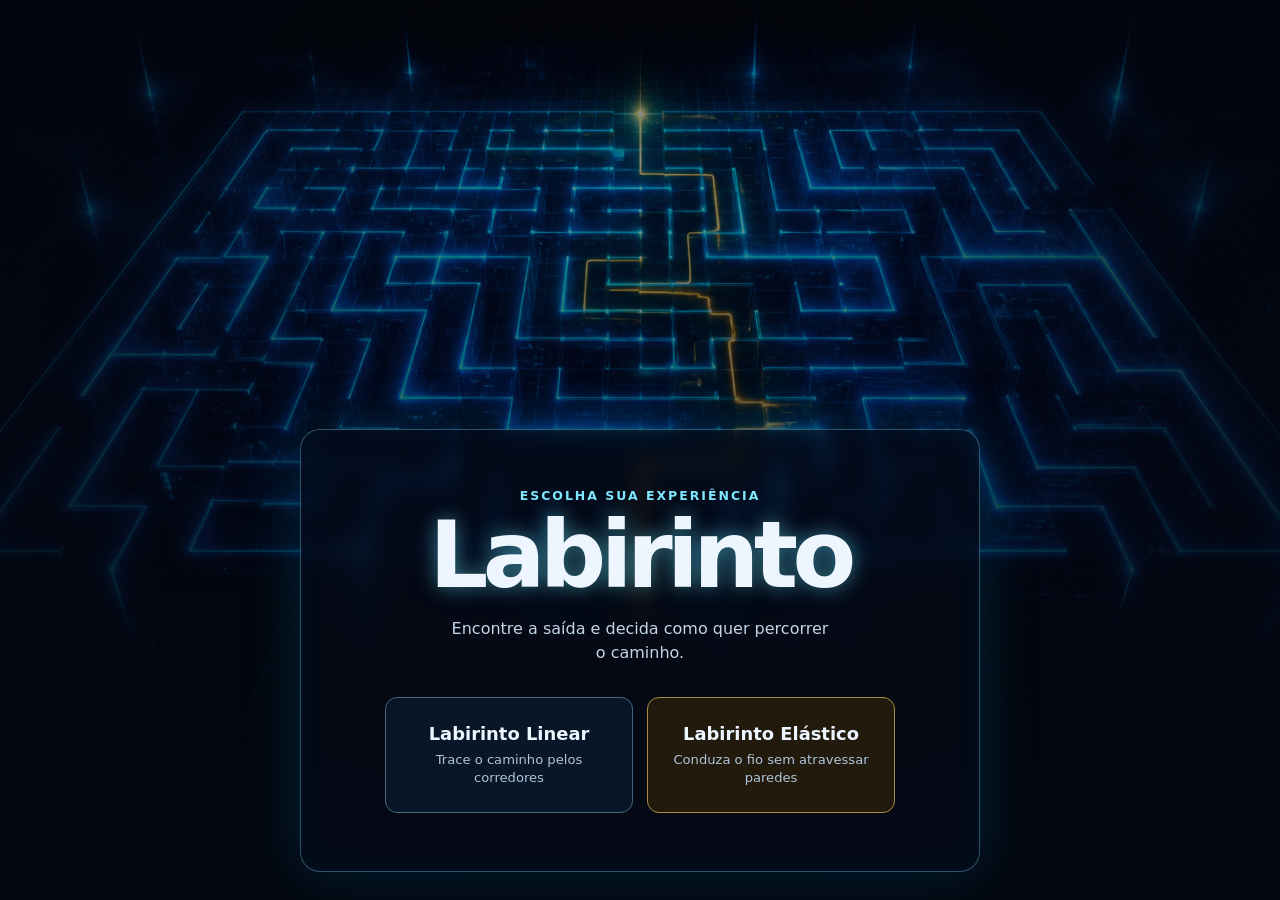
<file: index.html>
<!doctype html>
<html lang="pt-BR">
<head>
	<meta charset="UTF-8" />
	<meta name="viewport" content="width=device-width, initial-scale=1.0" />
	<title>Labirinto</title>
	<link rel="stylesheet" href="./landing.css" />
</head>
<body>
	<main class="landing">
		<div class="hero-image" aria-hidden="true"></div>
		<div class="hero-content">
			<p class="eyebrow">Escolha sua experiência</p>
			<h1>Labirinto</h1>
			<p class="intro">Encontre a saída e decida como quer percorrer o caminho.</p>
			<nav class="versions" aria-label="Escolha de versão">
				<a class="version-card linear" href="./v1/index.html">
					<strong>Labirinto Linear</strong>
					<span>Trace o caminho pelos corredores</span>
				</a>
				<a class="version-card elastic" href="./v2/index.html">
					<strong>Labirinto Elástico</strong>
					<span>Conduza o fio sem atravessar paredes</span>
				</a>
			</nav>
		</div>
	</main>
</body>
</html>
</file>
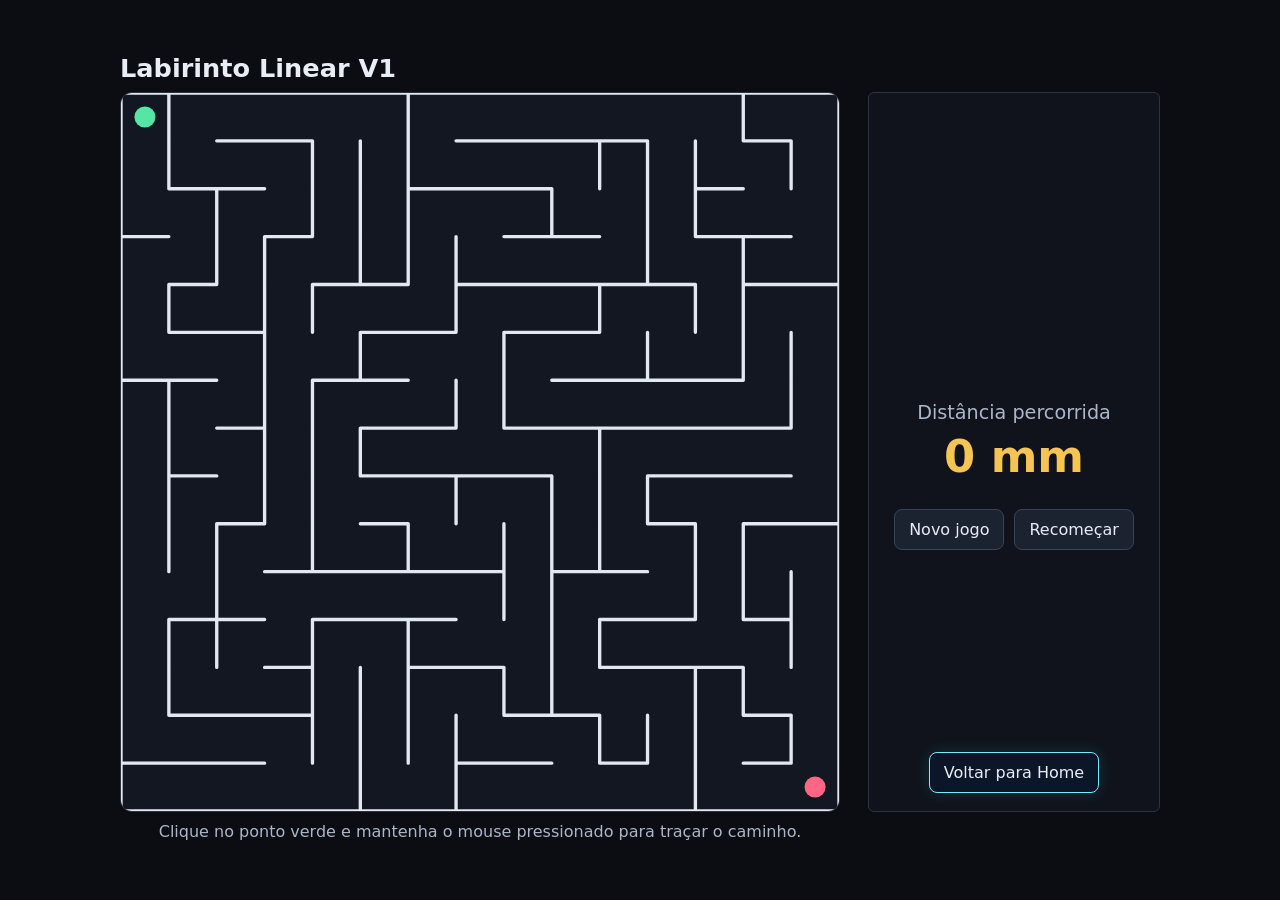
<file: v1/index.html>
<!doctype html>
<html lang="pt-BR">
<head>
	<meta charset="UTF-8" />
	<meta name="viewport" content="width=device-width, initial-scale=1.0" />
	<title>Labirinto Linear - V1</title>
	<link rel="stylesheet" href="./style.css" />
</head>
	<body>
	<main class="game">
		<h1 class="title">Labirinto Linear V1</h1>
		<div class="play-area">
			<canvas id="maze" aria-label="Labirinto interativo"></canvas>
			<aside class="sidebar" aria-label="Informações e controles">
				<div class="distance">
					<span>Distância percorrida</span>
					<output id="distance-value">0 mm</output>
				</div>
				<div class="controls">
					<button id="new-maze" type="button">Novo jogo</button>
					<button id="restart" type="button">Recomeçar</button>
				</div>
				<div class="bottom-links">
					<a class="home-link" href="../index.html">Voltar para Home</a>
				</div>
			</aside>
		</div>
		<p id="message" class="message" aria-live="polite">Clique no ponto verde e mantenha o mouse pressionado para traçar o caminho.</p>
	</main>
	<script src="./script.js"></script>
</body>
</html>
</file>
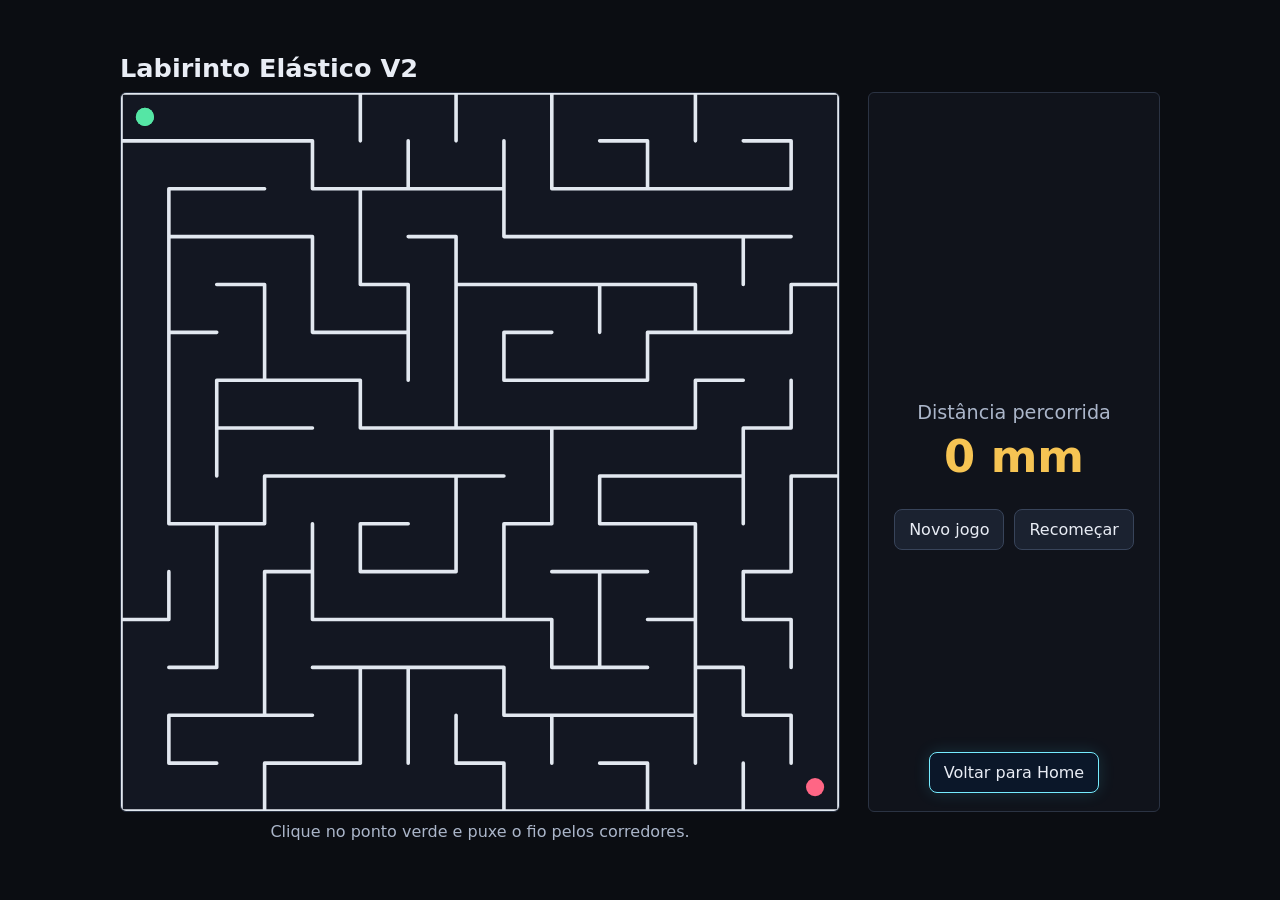
<file: v2/index.html>
<!doctype html>
<html lang="pt-BR">
<head>
	<meta charset="UTF-8" />
	<meta name="viewport" content="width=device-width, initial-scale=1.0" />
	<title>Labirinto V2 - Linha Elástica</title>
	<link rel="stylesheet" href="./style.css" />
</head>
	<body>
	<main class="game">
		<h1 class="title">Labirinto Elástico V2</h1>
		<div class="play-area">
			<canvas id="maze" aria-label="Labirinto de linha elástica"></canvas>
			<aside class="sidebar" aria-label="Informações e controles">
				<div class="distance">
					<span>Distância percorrida</span>
					<output id="distance-value">0 mm</output>
				</div>
				<div class="controls">
					<button id="new-maze" type="button">Novo jogo</button>
					<button id="restart" type="button">Recomeçar</button>
				</div>
				<div class="bottom-links">
					<a class="home-link" href="../index.html">Voltar para Home</a>
				</div>
			</aside>
		</div>
		<p id="message" class="message" aria-live="polite">Clique no ponto verde e arraste. A linha não atravessa paredes.</p>
	</main>
	<script src="./script.js"></script>
</body>
</html>
</file>
<file: landing.css>
:root {
	color-scheme: dark;
	font-family: Inter, ui-sans-serif, system-ui, sans-serif;
	background: #05070d;
	color: #edf6ff;
}

* {
	box-sizing: border-box;
}

body {
	margin: 0;
	min-height: 100vh;
}

.landing {
	position: relative;
	min-height: 100vh;
	display: grid;
	place-items: end center;
	overflow: hidden;
	padding: 28px;
	isolation: isolate;
}

.hero-image {
	position: absolute;
	inset: 0;
	z-index: -2;
	background: url('./assets/futuristic-maze-hero.png') center / cover no-repeat;
	filter: saturate(1.15) contrast(1.08);
}

.landing::before {
	content: '';
	position: absolute;
	inset: 0;
	z-index: -1;
	background:
		linear-gradient(180deg, rgb(3 7 16 / .35), rgb(3 7 16 / .88)),
		radial-gradient(circle at 50% 42%, transparent 0 24%, rgb(3 7 16 / .7) 74%);
}

.hero-content {
	width: min(100%, 680px);
	display: grid;
	justify-items: center;
	text-align: center;
	padding: clamp(28px, 6vw, 58px);
	border: 1px solid rgb(123 216 255 / .35);
	border-radius: 20px;
	background: rgb(5 11 25 / .66);
	box-shadow: 0 0 60px rgb(0 190 255 / .16), inset 0 0 32px rgb(0 190 255 / .05);
	backdrop-filter: blur(9px);
}

.eyebrow {
	margin: 0 0 8px;
	color: #7fe8ff;
	font-size: .78rem;
	font-weight: 700;
	letter-spacing: .16em;
	text-transform: uppercase;
}

h1 {
	margin: 0;
	font-size: clamp(2.8rem, 9vw, 5.8rem);
	line-height: .95;
	letter-spacing: -.06em;
	text-shadow: 0 0 20px rgb(106 235 255 / .5);
}

.intro {
	max-width: 38ch;
	margin: 18px 0 32px;
	color: #c3d5e8;
	line-height: 1.5;
}

.versions {
	width: min(100%, 510px);
	display: grid;
	grid-template-columns: repeat(2, minmax(0, 1fr));
	gap: 14px;
}

.version-card {
	display: grid;
	gap: 7px;
	min-height: 116px;
	align-content: center;
	padding: 18px;
	border: 1px solid #42687f;
	border-radius: 12px;
	background: rgb(10 24 43 / .88);
	color: inherit;
	text-decoration: none;
	transition: transform .18s ease, border-color .18s ease, box-shadow .18s ease;
}

.version-card:hover,
.version-card:focus-visible {
	transform: translateY(-4px);
	border-color: #76ecff;
	box-shadow: 0 0 26px rgb(67 221 255 / .35);
	outline: none;
}

.version-card strong {
	font-size: 1.12rem;
}

.version-card span {
	color: #aec5d9;
	font-size: .82rem;
	line-height: 1.35;
}

.elastic {
	border-color: #ac8a40;
	background: rgb(38 29 13 / .88);
}

.elastic:hover,
.elastic:focus-visible {
	border-color: #f6c453;
	box-shadow: 0 0 26px rgb(246 196 83 / .34);
}

@media (max-width: 560px) {
	.landing {
		padding: 16px;
	}

	.hero-content {
		padding: 30px 22px;
	}

	.versions {
		grid-template-columns: 1fr;
	}

	.version-card {
		min-height: 92px;
	}
}
</file>
<file: v1/style.css>
:root {
	color-scheme: dark;
	font-family: Inter, ui-sans-serif, system-ui, sans-serif;
	background: #0b0d12;
	color: #e9edf5;
}

* {
	box-sizing: border-box;
}

body {
	margin: 0;
	min-height: 100vh;
	display: grid;
	place-items: center;
	padding: 24px;
}

.game {
	width: min(100%, 1040px);
	display: grid;
	justify-items: center;
	gap: 10px;
}

.title {
	width: min(100%, 720px);
	justify-self: start;
	margin: 0;
	font-size: 1.6rem;
	line-height: 1.1;
}

.play-area {
	width: 100%;
	display: grid;
	grid-template-columns: minmax(0, 720px) minmax(210px, 1fr);
	align-items: stretch;
	gap: 28px;
}

canvas {
	width: 100%;
	aspect-ratio: 1;
	display: block;
	background: #131722;
	border: 1px solid #2b3343;
	border-radius: 12px;
	touch-action: none;
	cursor: crosshair;
}

.sidebar {
	display: grid;
	grid-template-rows: 3fr auto auto 1fr auto;
	justify-items: center;
	gap: 26px;
	padding: 18px;
	border: 1px solid #2b3343;
	border-radius: 6px;
	background: #10131b;
}

.distance {
	grid-row: 1;
	align-self: end;
	display: grid;
	justify-items: center;
	gap: 6px;
	color: #abb6ca;
	font-size: 1.2rem;
	text-align: center;
}

.distance output {
	color: #f6c453;
	font-size: 2.8rem;
	font-weight: 700;
}

.message {
	width: min(100%, 720px);
	justify-self: start;
	margin: 0;
	min-height: 24px;
	color: #abb6ca;
	text-align: center;
}

.controls {
	grid-row: 2;
	width: max-content;
	display: flex;
	flex-wrap: nowrap;
	gap: 10px;
}

.bottom-links {
	grid-row: 5;
	align-self: end;
	display: grid;
	justify-items: center;
	gap: 10px;
}

.home-link {
	border-color: #76ecff;
	background: rgb(10 24 43 / .9);
	box-shadow: 0 0 16px rgb(67 221 255 / .15);
}

.home-link:hover {
	border-color: #b5f8ff;
	background: rgb(14 39 64 / .96);
	box-shadow: 0 0 24px rgb(67 221 255 / .36);
}

button,
a {
	border: 1px solid #38445a;
	border-radius: 8px;
	background: #1b2230;
	color: inherit;
	font: inherit;
	padding: 10px 14px;
	text-decoration: none;
	cursor: pointer;
}

button:hover,
a:hover {
	background: #263149;
}

@media (max-width: 980px) {
	.play-area {
		grid-template-columns: minmax(0, 720px);
		justify-content: center;
	}

	.sidebar {
		display: flex;
		flex-direction: row;
		align-items: center;
		justify-content: space-between;
	}

	.bottom-links {
		align-self: auto;
		display: flex;
	}
}

@media (max-width: 560px) {
	body {
		padding: 16px;
	}

	.sidebar {
		flex-direction: column;
	}
}
</file>
<file: v2/style.css>
:root {
	color-scheme: dark;
	font-family: Inter, ui-sans-serif, system-ui, sans-serif;
	background: #0b0d12;
	color: #e9edf5;
}

* {
	box-sizing: border-box;
}

body {
	margin: 0;
	min-height: 100vh;
	display: grid;
	place-items: center;
	padding: 24px;
}

.game {
	width: min(100%, 1040px);
	display: grid;
	justify-items: center;
	gap: 10px;
}

.title {
	width: min(100%, 720px);
	justify-self: start;
	margin: 0;
	font-size: 1.6rem;
	line-height: 1.1;
}

.play-area {
	width: 100%;
	display: grid;
	grid-template-columns: minmax(0, 720px) minmax(210px, 1fr);
	align-items: stretch;
	gap: 28px;
}

canvas {
	width: 100%;
	aspect-ratio: 1;
	display: block;
	background: #131722;
	border: 1px solid #2b3343;
	border-radius: 6px;
	touch-action: none;
	cursor: grab;
}

canvas:active {
	cursor: grabbing;
}

.sidebar {
	display: grid;
	grid-template-rows: 3fr auto auto 1fr auto;
	justify-items: center;
	gap: 26px;
	padding: 18px;
	border: 1px solid #2b3343;
	border-radius: 6px;
	background: #10131b;
}

.distance {
	grid-row: 1;
	align-self: end;
	display: grid;
	justify-items: center;
	gap: 6px;
	color: #abb6ca;
	font-size: 1.2rem;
	text-align: center;
}

.distance output {
	color: #f6c453;
	font-size: 2.8rem;
	font-weight: 700;
}

.controls {
	grid-row: 2;
	width: max-content;
	flex-direction: row;
}

.bottom-links {
	grid-row: 5;
	align-self: end;
	display: grid;
	justify-items: center;
	gap: 10px;
}

.home-link {
	border-color: #76ecff;
	background: rgb(10 24 43 / .9);
	box-shadow: 0 0 16px rgb(67 221 255 / .15);
}

.home-link:hover {
	border-color: #b5f8ff;
	background: rgb(14 39 64 / .96);
	box-shadow: 0 0 24px rgb(67 221 255 / .36);
}

.message {
	width: min(100%, 720px);
	justify-self: start;
	margin: 0;
	min-height: 24px;
	color: #abb6ca;
	text-align: center;
}

.controls {
	display: flex;
	flex-wrap: nowrap;
	justify-content: center;
	gap: 10px;
}

button,
a {
	border: 1px solid #38445a;
	border-radius: 8px;
	background: #1b2230;
	color: inherit;
	font: inherit;
	padding: 10px 14px;
	text-decoration: none;
	cursor: pointer;
}

button:hover,
a:hover {
	background: #263149;
}

@media (max-width: 980px) {
	.play-area {
		grid-template-columns: minmax(0, 720px);
		justify-content: center;
	}

	.sidebar {
		display: flex;
		flex-direction: row;
		align-items: center;
		justify-content: space-between;
	}

	.bottom-links {
		align-self: auto;
		display: flex;
	}
}

@media (max-width: 560px) {
	body {
		padding: 16px;
	}

	.sidebar {
		flex-direction: column;
	}
}
</file>
